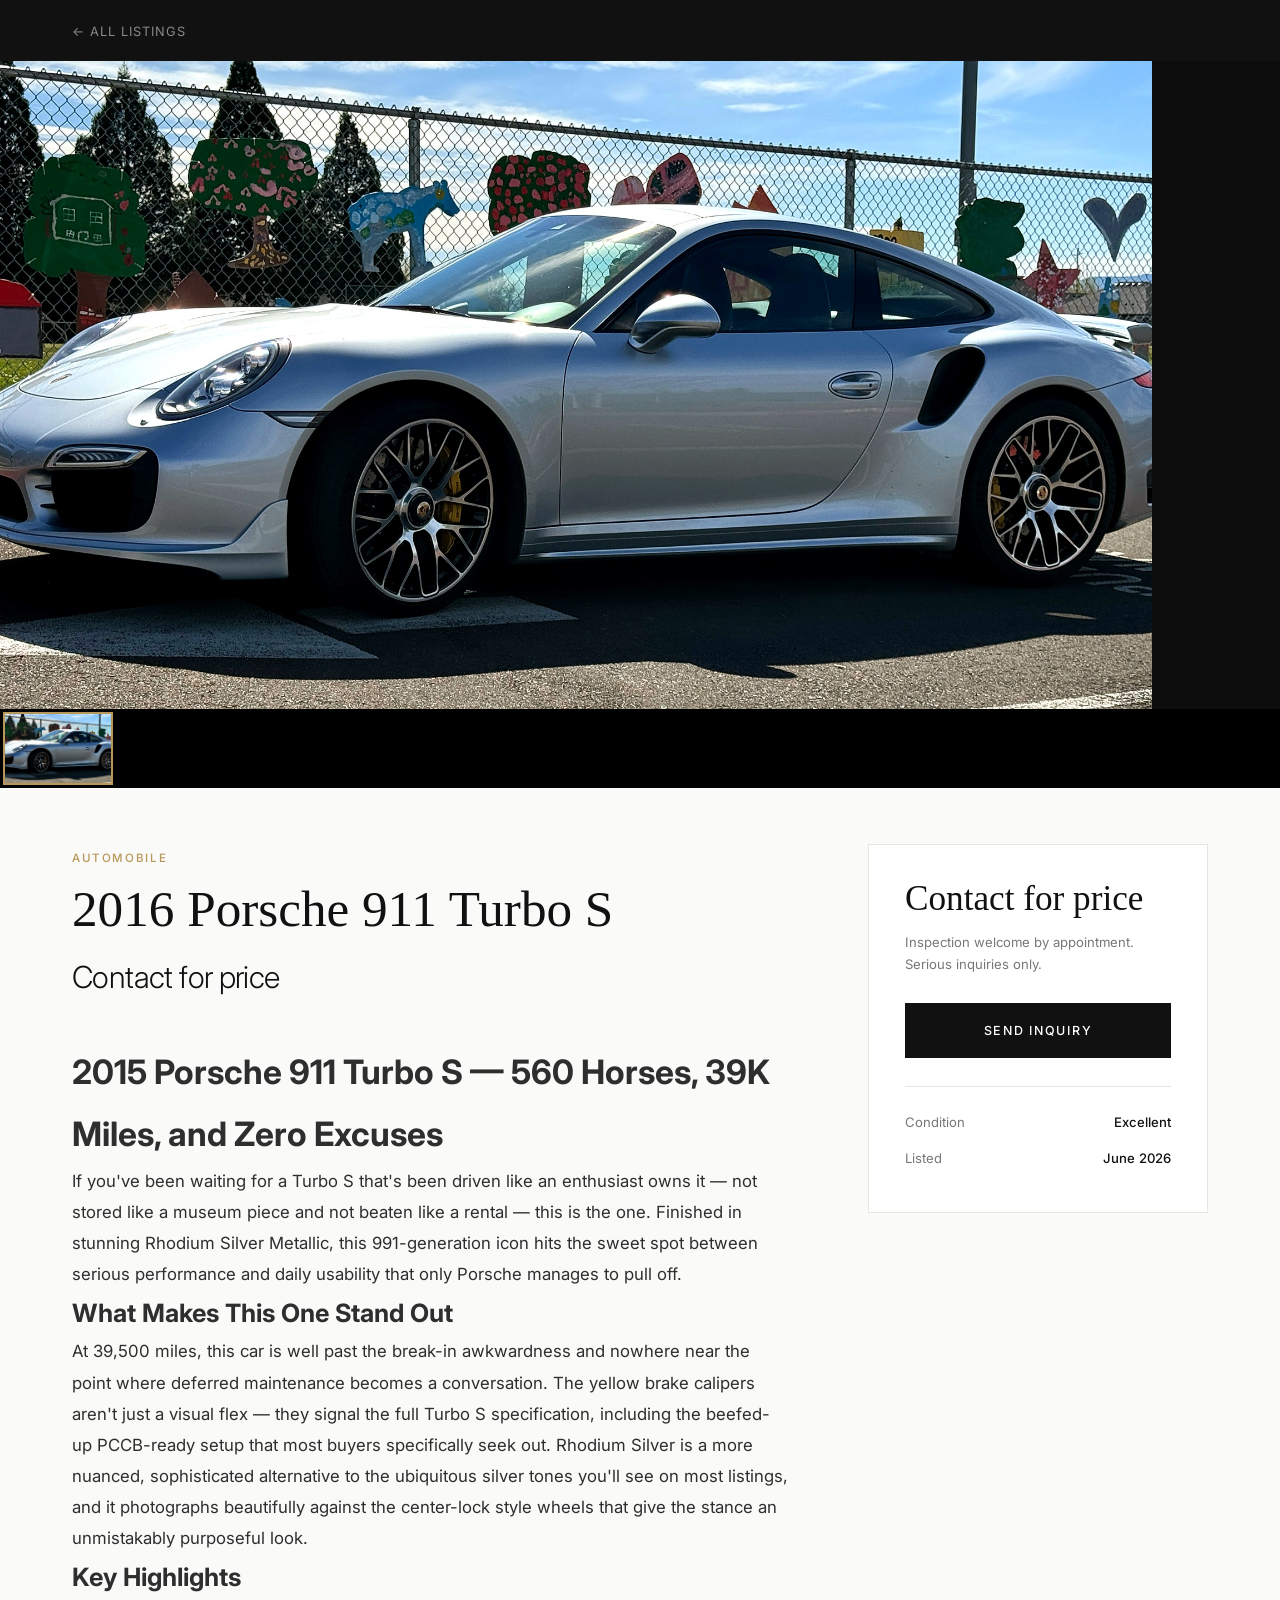
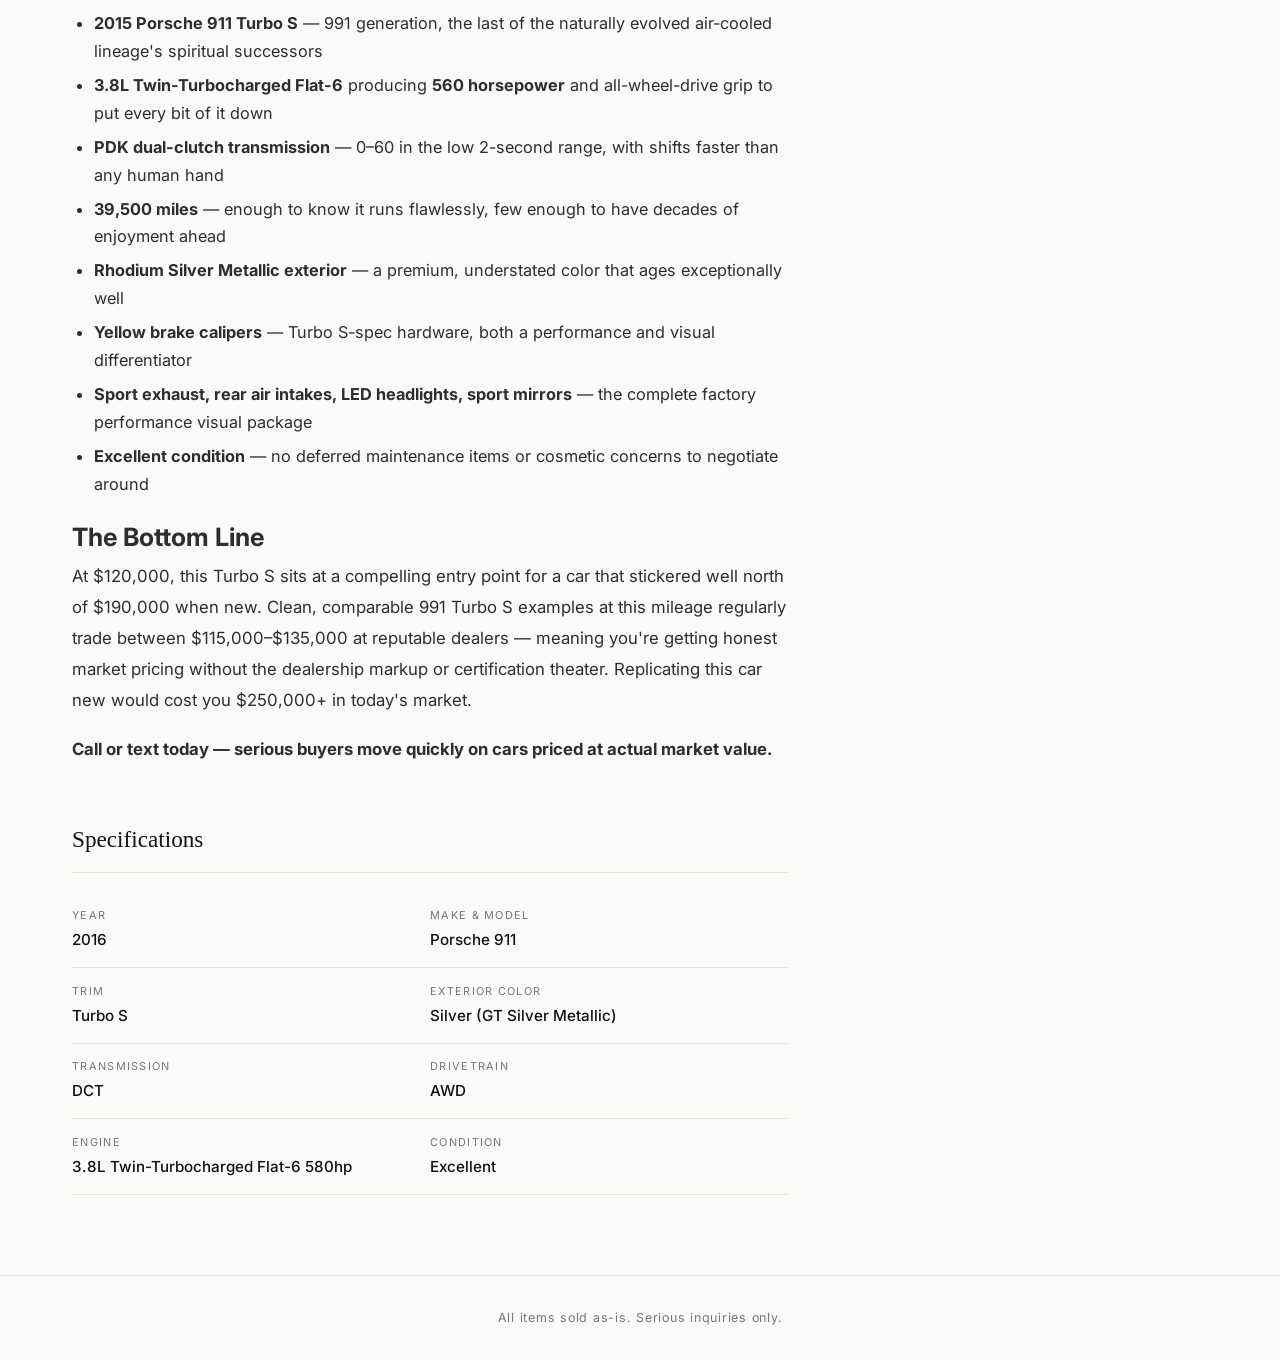
<file: items/2016-porsche-911/index.html>
<!DOCTYPE html>
<html lang="en">
<head>
  <meta charset="UTF-8">
  <meta name="viewport" content="width=device-width, initial-scale=1.0">
  <title>2016 Porsche 911 Turbo S &mdash; For Sale</title>
  <link rel="preconnect" href="https://fonts.googleapis.com">
  <link rel="preconnect" href="https://fonts.gstatic.com" crossorigin>
  <link href="https://fonts.googleapis.com/css2?family=Cormorant+Garant:wght@400;500;600&family=Inter:wght@300;400;500&display=swap" rel="stylesheet">
  <link rel="stylesheet" href="../../css/style.css">
  <link rel="stylesheet" href="../../css/listing.css">
  <style>
    .listing-description h3 {
      font-family: var(--font-serif);
      font-size: 1.2rem;
      font-weight: 500;
      margin: 1.75rem 0 0.5rem;
      color: var(--text);
    }
    .listing-description ul {
      padding-left: 1.4rem;
      margin: 0.6rem 0 1rem;
    }
    .listing-description li {
      margin-bottom: 0.4rem;
      font-size: 1.02rem;
      line-height: 1.7;
    }
    .listing-description .cta {
      font-style: italic;
      color: var(--accent);
      margin-top: 1.75rem;
    }
  </style>
</head>
<body>

  <header class="listing-header">
    <div class="container">
      <a href="../../" class="back-link">&#8592; All Listings</a>
    </div>
  </header>

  <div class="gallery">
    <div class="gallery-main">
      <img id="gallery-hero" src="images/hero.jpg" alt="2016 Porsche 911 Turbo S">
    </div>
    <div class="gallery-thumbs">
      <button class="thumb active" onclick="setHero(this, 'images/hero.jpg')">
        <img src="images/hero.jpg" alt="">
      </button>
    </div>
  </div>

  <main>
    <div class="container listing-content">

      <div class="listing-main">

        <div class="listing-meta">
          <span class="listing-category">Automobile</span>
        </div>

        <h1 class="listing-title">2016 Porsche 911 Turbo S</h1>

        <div class="listing-price">Contact for price</div>

        <div class="listing-description">
          <h1>2015 Porsche 911 Turbo S — 560 Horses, 39K Miles, and Zero Excuses</h1>
<p>If you've been waiting for a Turbo S that's been driven like an enthusiast owns it — not stored like a museum piece and not beaten like a rental — this is the one. Finished in stunning Rhodium Silver Metallic, this 991-generation icon hits the sweet spot between serious performance and daily usability that only Porsche manages to pull off.</p>
<h2>What Makes This One Stand Out</h2>
<p>At 39,500 miles, this car is well past the break-in awkwardness and nowhere near the point where deferred maintenance becomes a conversation. The yellow brake calipers aren't just a visual flex — they signal the full Turbo S specification, including the beefed-up PCCB-ready setup that most buyers specifically seek out. Rhodium Silver is a more nuanced, sophisticated alternative to the ubiquitous silver tones you'll see on most listings, and it photographs beautifully against the center-lock style wheels that give the stance an unmistakably purposeful look.</p>
<h2>Key Highlights</h2>
<ul>
<li><strong>2015 Porsche 911 Turbo S</strong> — 991 generation, the last of the naturally evolved air-cooled lineage's spiritual successors</li>
<li><strong>3.8L Twin-Turbocharged Flat-6</strong> producing <strong>560 horsepower</strong> and all-wheel-drive grip to put every bit of it down</li>
<li><strong>PDK dual-clutch transmission</strong> — 0–60 in the low 2-second range, with shifts faster than any human hand</li>
<li><strong>39,500 miles</strong> — enough to know it runs flawlessly, few enough to have decades of enjoyment ahead</li>
<li><strong>Rhodium Silver Metallic exterior</strong> — a premium, understated color that ages exceptionally well</li>
<li><strong>Yellow brake calipers</strong> — Turbo S-spec hardware, both a performance and visual differentiator</li>
<li><strong>Sport exhaust, rear air intakes, LED headlights, sport mirrors</strong> — the complete factory performance visual package</li>
<li><strong>Excellent condition</strong> — no deferred maintenance items or cosmetic concerns to negotiate around</li>
</ul>
<h2>The Bottom Line</h2>
<p>At $120,000, this Turbo S sits at a compelling entry point for a car that stickered well north of $190,000 when new. Clean, comparable 991 Turbo S examples at this mileage regularly trade between $115,000–$135,000 at reputable dealers — meaning you're getting honest market pricing without the dealership markup or certification theater. Replicating this car new would cost you $250,000+ in today's market.</p>
<p><strong>Call or text today — serious buyers move quickly on cars priced at actual market value.</strong></p>

        </div>

        <div class="listing-specs">
          <h2>Specifications</h2>
          <dl class="specs-grid">
            <div class="spec-item">
              <dt>Year</dt>
              <dd>2016</dd>
            </div>
            <div class="spec-item">
              <dt>Make &amp; Model</dt>
              <dd>Porsche 911</dd>
            </div>
            <div class="spec-item">
              <dt>Trim</dt>
              <dd>Turbo S</dd>
            </div>
            <div class="spec-item">
              <dt>Exterior Color</dt>
              <dd>Silver (GT Silver Metallic)</dd>
            </div>
            <div class="spec-item">
              <dt>Transmission</dt>
              <dd>DCT</dd>
            </div>
            <div class="spec-item">
              <dt>Drivetrain</dt>
              <dd>AWD</dd>
            </div>
            <div class="spec-item">
              <dt>Engine</dt>
              <dd>3.8L Twin-Turbocharged Flat-6 580hp</dd>
            </div>
            <div class="spec-item">
              <dt>Condition</dt>
              <dd>Excellent</dd>
            </div>
          </dl>
        </div>

      </div>

      <aside class="listing-sidebar">
        <div class="inquiry-card">
          <div class="inquiry-price">Contact for price</div>
          <p class="inquiry-note">Inspection welcome by appointment. Serious inquiries only.</p>
          <a href="mailto:shuffman@gmail.com?subject=Inquiry%3A%202016%20Porsche%20911%20Turbo%20S" class="inquiry-btn">
            Send Inquiry
          </a>
          <div class="inquiry-details">
            <div class="inquiry-detail"><span>Condition</span><span>Excellent</span></div>
            <div class="inquiry-detail"><span>Listed</span><span>June 2026</span></div>
          </div>
        </div>
      </aside>

    </div>
  </main>

  <footer class="site-footer">
    <div class="container">
      <p>All items sold as-is. Serious inquiries only.</p>
    </div>
  </footer>

  <script>
    function setHero(btn, src) {
      const hero = document.getElementById('gallery-hero');
      hero.style.opacity = '0';
      setTimeout(() => {
        hero.src = src;
        hero.style.opacity = '1';
      }, 150);
      document.querySelectorAll('.thumb').forEach(t => t.classList.remove('active'));
      btn.classList.add('active');
    }
  </script>

</body>
</html>
</file>
<file: css/style.css>
*, *::before, *::after { box-sizing: border-box; margin: 0; padding: 0; }

:root {
  --bg:           #fafaf8;
  --surface:      #ffffff;
  --text:         #111111;
  --text-muted:   #777777;
  --accent:       #b8975a;
  --border:       #e8e6e1;
  --dark:         #111111;
  --font-serif:   'Cormorant Garant', Georgia, serif;
  --font-sans:    'Inter', system-ui, sans-serif;
  --max-width:    1200px;
}

html { font-size: 16px; }

body {
  font-family: var(--font-sans);
  background: var(--bg);
  color: var(--text);
  line-height: 1.6;
  -webkit-font-smoothing: antialiased;
}

.container {
  max-width: var(--max-width);
  margin: 0 auto;
  padding: 0 2rem;
}

/* ── Header ── */
.site-header {
  background: var(--dark);
  color: white;
  padding: 3.5rem 0;
  text-align: center;
}

.site-title {
  font-family: var(--font-serif);
  font-size: clamp(2.5rem, 5vw, 4rem);
  font-weight: 400;
  letter-spacing: 0.06em;
  color: white;
}

.site-tagline {
  margin-top: 0.6rem;
  color: rgba(255, 255, 255, 0.45);
  font-size: 0.78rem;
  font-weight: 300;
  letter-spacing: 0.18em;
  text-transform: uppercase;
}

/* ── Listings grid ── */
.listings-grid {
  display: grid;
  grid-template-columns: repeat(auto-fill, minmax(360px, 1fr));
  gap: 2rem;
  padding: 4rem 0;
}

/* ── Card ── */
.listing-card {
  display: block;
  background: var(--surface);
  text-decoration: none;
  color: inherit;
  border: 1px solid var(--border);
  transition: transform 0.25s ease, box-shadow 0.25s ease;
}

.listing-card:hover {
  transform: translateY(-5px);
  box-shadow: 0 16px 48px rgba(0, 0, 0, 0.1);
}

.card-image {
  position: relative;
  aspect-ratio: 4 / 3;
  overflow: hidden;
  background: #e8e6e1;
}

.card-image img {
  width: 100%;
  height: 100%;
  object-fit: cover;
  transition: transform 0.5s ease;
}

.listing-card:hover .card-image img {
  transform: scale(1.04);
}

.card-badge {
  position: absolute;
  top: 1rem;
  right: 1rem;
  background: var(--dark);
  color: white;
  font-size: 0.85rem;
  font-weight: 500;
  padding: 0.35rem 0.9rem;
  letter-spacing: 0.03em;
}

.card-body {
  padding: 1.6rem;
}

.card-title {
  font-family: var(--font-serif);
  font-size: 1.55rem;
  font-weight: 500;
  line-height: 1.2;
  margin-bottom: 0.4rem;
}

.card-subtitle {
  font-size: 0.72rem;
  text-transform: uppercase;
  letter-spacing: 0.1em;
  color: var(--accent);
  margin-bottom: 0.8rem;
  font-weight: 500;
}

.card-excerpt {
  font-size: 0.875rem;
  color: var(--text-muted);
  line-height: 1.65;
}

/* ── Footer ── */
.site-footer {
  border-top: 1px solid var(--border);
  padding: 2rem 0;
  text-align: center;
  color: var(--text-muted);
  font-size: 0.78rem;
  letter-spacing: 0.06em;
}
</file>
<file: css/listing.css>
/* ── Listing page header ── */
.listing-header {
  background: var(--dark);
  padding: 1.1rem 0;
}

.back-link {
  color: rgba(255, 255, 255, 0.5);
  text-decoration: none;
  font-size: 0.8rem;
  letter-spacing: 0.08em;
  text-transform: uppercase;
  transition: color 0.15s;
}

.back-link:hover { color: white; }

/* ── Gallery ── */
.gallery {
  background: #0d0d0d;
}

.gallery-main {
  aspect-ratio: 16 / 9;
  max-height: 72vh;
  overflow: hidden;
  display: flex;
  align-items: center;
  justify-content: center;
}

.gallery-main img {
  width: 100%;
  height: 100%;
  object-fit: cover;
  display: block;
  transition: opacity 0.2s ease;
}

.gallery-thumbs {
  display: flex;
  gap: 3px;
  padding: 3px;
  background: #000;
  overflow-x: auto;
  scrollbar-width: none;
}

.gallery-thumbs::-webkit-scrollbar { display: none; }

.thumb {
  flex-shrink: 0;
  width: 110px;
  height: 73px;
  overflow: hidden;
  border: 2px solid transparent;
  padding: 0;
  cursor: pointer;
  background: none;
  opacity: 0.55;
  transition: opacity 0.2s, border-color 0.2s;
}

.thumb:hover,
.thumb.active {
  opacity: 1;
  border-color: var(--accent);
}

.thumb img {
  width: 100%;
  height: 100%;
  object-fit: cover;
  display: block;
}

/* ── Page layout ── */
.listing-content {
  display: grid;
  grid-template-columns: 1fr 340px;
  gap: 5rem;
  padding-top: 3.5rem;
  padding-bottom: 5rem;
  align-items: start;
}

@media (max-width: 820px) {
  .listing-content {
    grid-template-columns: 1fr;
    gap: 2.5rem;
  }
}

/* ── Main column ── */
.listing-meta {
  margin-bottom: 0.75rem;
}

.listing-category {
  font-size: 0.72rem;
  text-transform: uppercase;
  letter-spacing: 0.14em;
  color: var(--accent);
  font-weight: 500;
}

.listing-title {
  font-family: var(--font-serif);
  font-size: clamp(2.2rem, 4vw, 3.2rem);
  font-weight: 400;
  line-height: 1.08;
  margin-bottom: 1rem;
}

.listing-price {
  font-size: 1.9rem;
  font-weight: 300;
  letter-spacing: -0.02em;
  margin-bottom: 2.5rem;
  color: var(--text);
}

.listing-description {
  font-size: 1.05rem;
  line-height: 1.85;
  color: #2e2e2e;
  margin-bottom: 3.5rem;
}

.listing-description p + p {
  margin-top: 1.1rem;
}

/* ── Specs ── */
.listing-specs h2 {
  font-family: var(--font-serif);
  font-size: 1.45rem;
  font-weight: 500;
  margin-bottom: 1.25rem;
  padding-bottom: 0.85rem;
  border-bottom: 1px solid var(--border);
}

.specs-grid {
  display: grid;
  grid-template-columns: 1fr 1fr;
  gap: 0;
}

.spec-item {
  display: flex;
  flex-direction: column;
  padding: 0.9rem 0;
  border-bottom: 1px solid var(--border);
}

.spec-item dt {
  font-size: 0.68rem;
  text-transform: uppercase;
  letter-spacing: 0.12em;
  color: var(--text-muted);
  margin-bottom: 0.25rem;
}

.spec-item dd {
  font-size: 0.95rem;
  font-weight: 500;
}

/* ── Sidebar ── */
.inquiry-card {
  position: sticky;
  top: 2rem;
  background: var(--surface);
  border: 1px solid var(--border);
  padding: 2.25rem;
}

.inquiry-price {
  font-family: var(--font-serif);
  font-size: 2.2rem;
  font-weight: 500;
  margin-bottom: 1rem;
  line-height: 1;
}

.inquiry-note {
  font-size: 0.82rem;
  color: var(--text-muted);
  line-height: 1.65;
  margin-bottom: 1.75rem;
}

.inquiry-btn {
  display: block;
  width: 100%;
  background: var(--dark);
  color: white;
  text-align: center;
  padding: 1.1rem;
  text-decoration: none;
  font-size: 0.78rem;
  letter-spacing: 0.14em;
  text-transform: uppercase;
  font-weight: 500;
  transition: background 0.2s;
  margin-bottom: 1.75rem;
}

.inquiry-btn:hover {
  background: var(--accent);
}

.inquiry-details {
  border-top: 1px solid var(--border);
  padding-top: 1.1rem;
}

.inquiry-detail {
  display: flex;
  justify-content: space-between;
  font-size: 0.82rem;
  padding: 0.45rem 0;
  color: var(--text-muted);
}

.inquiry-detail span:last-child {
  color: var(--text);
  font-weight: 500;
}
</file>
